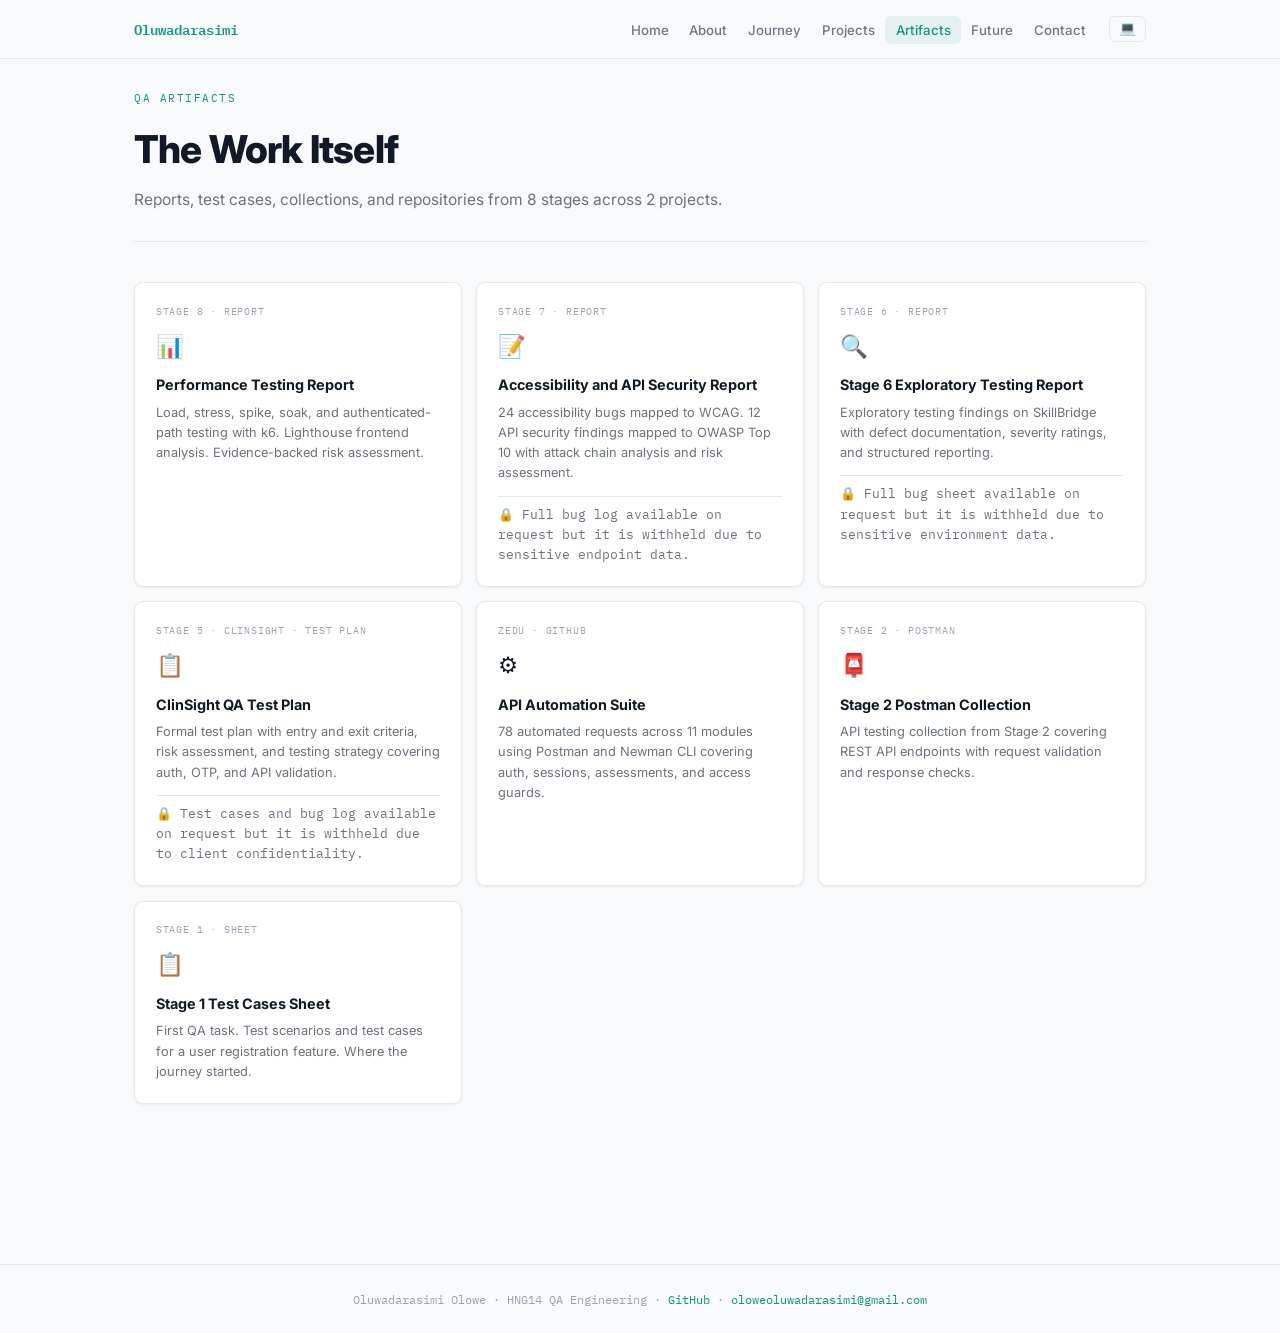
<file: artifacts.html>
<!DOCTYPE html>
<html lang="en">
<head>
  <meta charset="UTF-8"/>
  <meta name="viewport" content="width=device-width, initial-scale=1.0"/>
  <title>Artifacts | Oluwadarasimi Olowe</title>
  <link rel="stylesheet" href="style.css"/>
  <script src="theme.js"></script>
</head>
<body>
<nav>
  <div class="nav-inner">
    <a href="index.html" class="logo">Oluwadarasimi</a>
    <div class="nav-right">
      <ul id="nav-menu">
        <li><a href="index.html">Home</a></li>
        <li><a href="about.html">About</a></li>
        <li><a href="journey.html">Journey</a></li>
        <li><a href="projects.html">Projects</a></li>
        <li><a href="artifacts.html" class="active">Artifacts</a></li>
        <li><a href="plan.html">Future</a></li>
        <li><a href="contact.html">Contact</a></li>
      </ul>
      <button class="theme-btn" id="theme-btn">💻</button>
      <button class="hamburger" id="hamburger" aria-label="Menu">☰</button>
    </div>
  </div>
</nav>

<main>
  <div class="page-header">
    <div class="section-label">QA Artifacts</div>
    <h1>The Work Itself</h1>
    <p>Reports, test cases, collections, and repositories from 8 stages 
    across 2 projects.</p>
  </div>

  <div class="art-grid">

    <a href="https://docs.google.com/document/d/1io4SWKnimzzb8ksyCCt2TqP3geyeYORCIeDTgUigOXQ/preview"
       target="_blank" class="art-card">
      <div class="art-type">Stage 8 · Report</div>
      <span class="art-icon">📊</span>
      <h3>Performance Testing Report</h3>
      <p>Load, stress, spike, soak, and authenticated-path testing with k6. 
      Lighthouse frontend analysis. Evidence-backed risk assessment.</p>
    </a>

    <a href="https://docs.google.com/document/d/1OeHPNM2U9rUdD5ZcFfjunZjujaM2dx9qcgNYHkvkcjQ/preview"
       target="_blank" class="art-card">
      <div class="art-type">Stage 7 · Report</div>
      <span class="art-icon">📝</span>
      <h3>Accessibility and API Security Report</h3>
      <p>24 accessibility bugs mapped to WCAG. 12 API security findings 
      mapped to OWASP Top 10 with attack chain analysis and risk assessment.</p>
      <p class="art-confidential">🔒 Full bug log available on request but it is withheld due to sensitive endpoint data.</p>
    </a>

    <a href="https://docs.google.com/document/d/1KiANqb_iKfOIFsG1sXWy8niTSU9v3lL5lKfbETI25jU/preview"
       target="_blank" class="art-card">
      <div class="art-type">Stage 6 · Report</div>
      <span class="art-icon">🔍</span>
      <h3>Stage 6 Exploratory Testing Report</h3>
      <p>Exploratory testing findings on SkillBridge with defect 
      documentation, severity ratings, and structured reporting.</p>
      <p class="art-confidential">🔒 Full bug sheet available on request but it is withheld due to sensitive environment data.</p>
    </a>

    <a href="https://docs.google.com/document/d/1rFdrQkB3uvesYDBnWasq8bk9CwMcw1Jt-Q470k24yE4/preview"
       target="_blank" class="art-card">
      <div class="art-type">Stage 5 · ClinSight · Test Plan</div>
      <span class="art-icon">📋</span>
      <h3>ClinSight QA Test Plan</h3>
      <p>Formal test plan with entry and exit criteria, risk assessment, 
      and testing strategy covering auth, OTP, and API validation.</p>
      <p class="art-confidential">🔒 Test cases and bug log available on request but it is withheld due to client confidentiality.</p>
    </a>

    <a href="https://github.com/LovableLynx/zedu-api-automation"
       target="_blank" class="art-card">
      <div class="art-type">Zedu · GitHub</div>
      <span class="art-icon">⚙️</span>
      <h3>API Automation Suite</h3>
      <p>78 automated requests across 11 modules using Postman and 
      Newman CLI covering auth, sessions, assessments, and access guards.</p>
    </a>

    <a href="https://www.postman.com/oloweoluwadarasimi-3334857/workspace/hng-qa/collection/50483564-b903d4b7-f862-47a2-a1fc-d46055b91d4e?action=share&source=copy-link&creator=50483564"
       target="_blank" class="art-card">
      <div class="art-type">Stage 2 · Postman</div>
      <span class="art-icon">📮</span>
      <h3>Stage 2 Postman Collection</h3>
      <p>API testing collection from Stage 2 covering REST API 
      endpoints with request validation and response checks.</p>
    </a>

    <a href="https://docs.google.com/spreadsheets/d/1n9mH6Up3RGoz2QU3v0BwH5zot_DXHl6uYx9dQ4QcdDc/preview"
       target="_blank" class="art-card">
      <div class="art-type">Stage 1 · Sheet</div>
      <span class="art-icon">📋</span>
      <h3>Stage 1 Test Cases Sheet</h3>
      <p>First QA task. Test scenarios and test cases for a user 
      registration feature. Where the journey started.</p>
    </a>

  </div>
</main>

<footer>
  <p>Oluwadarasimi Olowe &middot; HNG14 QA Engineering &middot;
  <a href="https://github.com/LovableLynx" target="_blank">GitHub</a> &middot;
  <a href="mailto:oloweoluwadarasimi@gmail.com">oloweoluwadarasimi@gmail.com</a></p>
</footer>
<script>
  const hamburger = document.getElementById("hamburger");
  const menu = document.getElementById("nav-menu");
  hamburger.addEventListener("click", function() {
    menu.classList.toggle("open");
  });
</script>
</body>
</html>
</file>
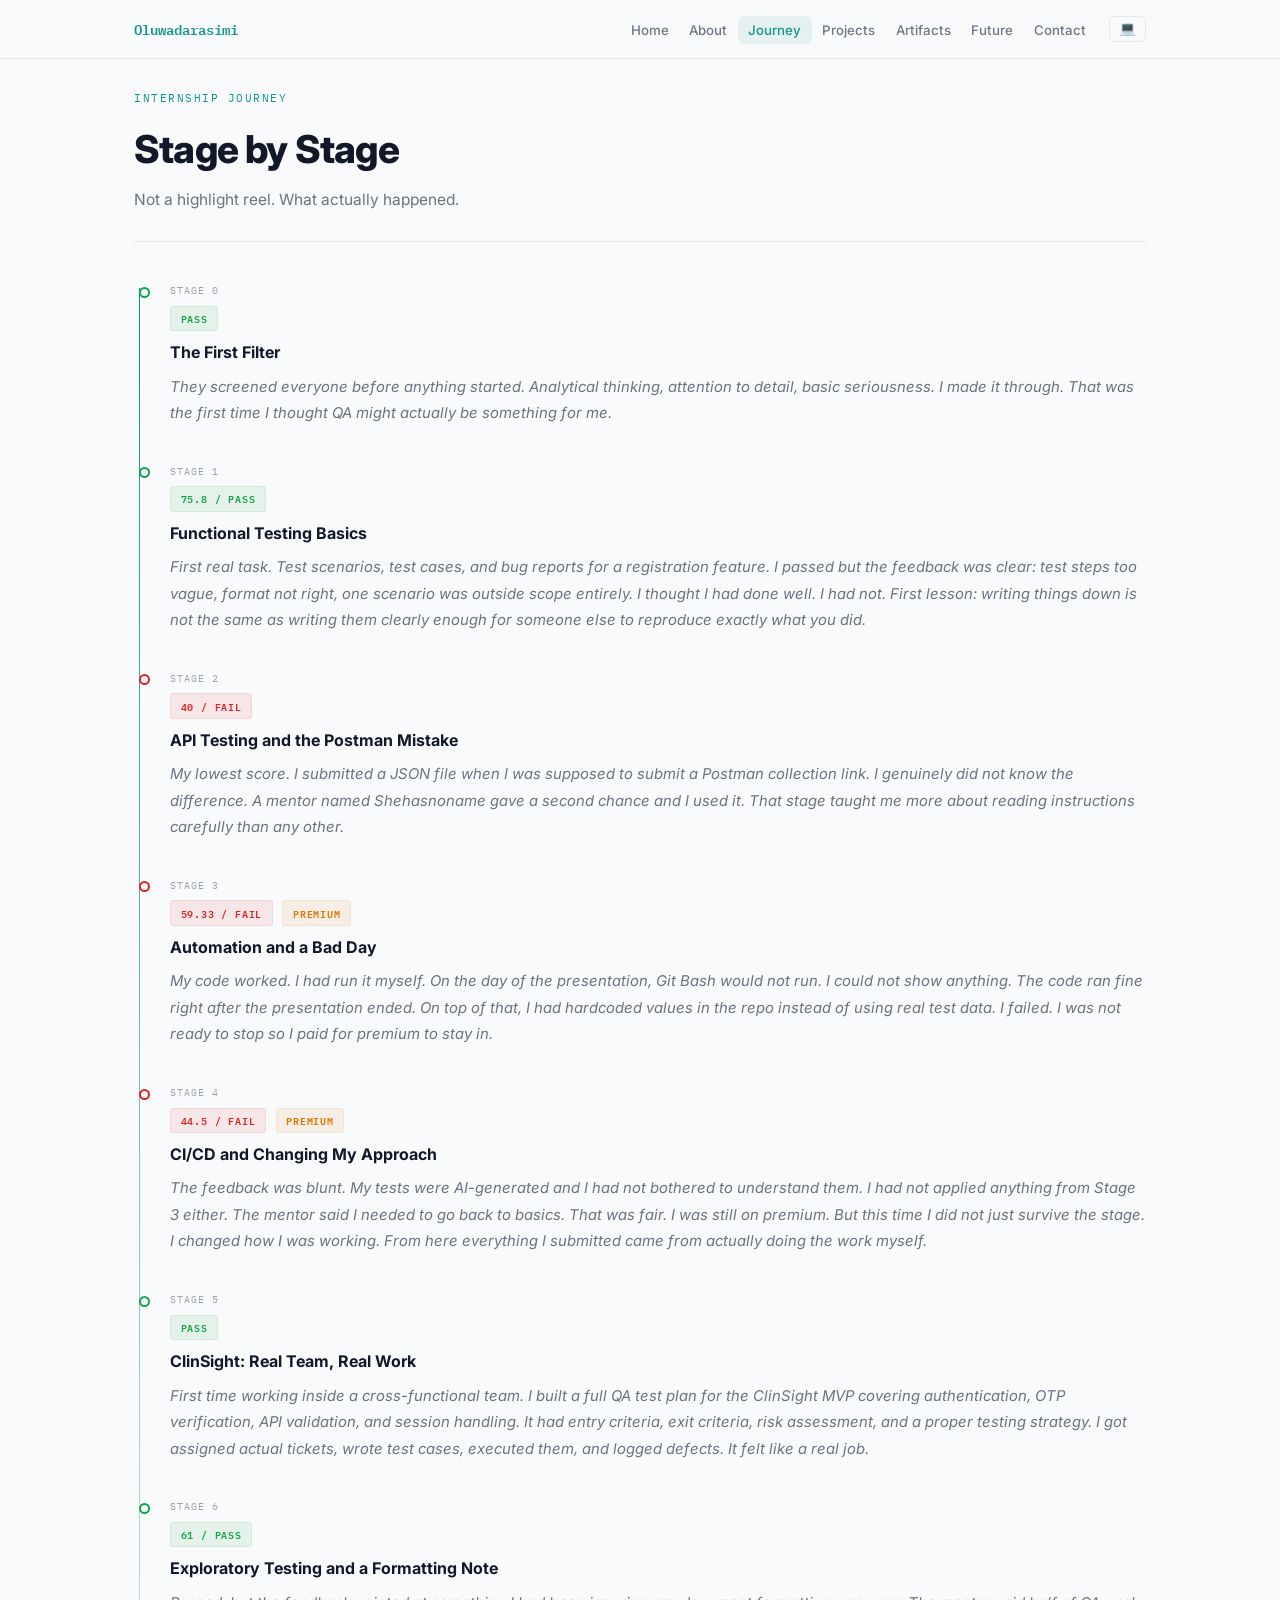
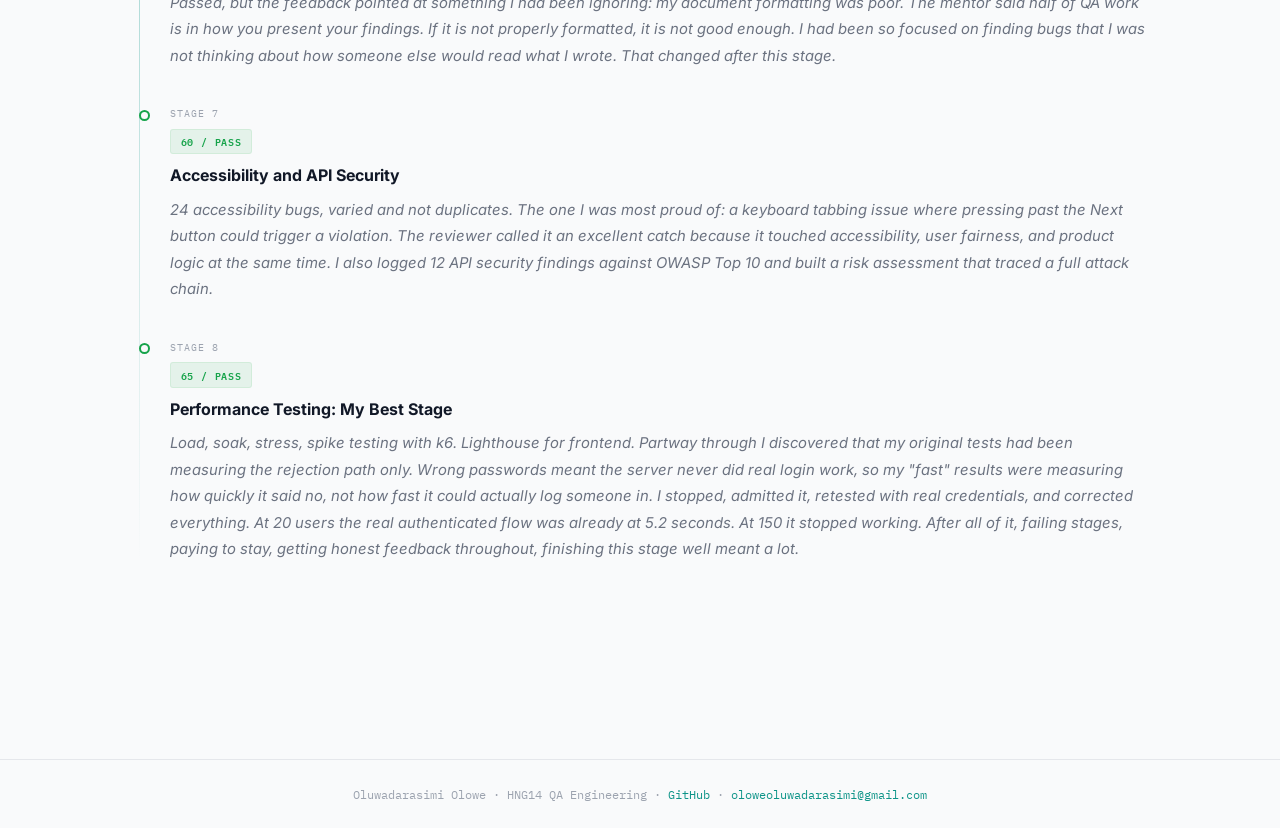
<file: journey.html>
<!DOCTYPE html>
<html lang="en">
<head>
  <meta charset="UTF-8"/>
  <meta name="viewport" content="width=device-width, initial-scale=1.0"/>
  <title>Journey | Oluwadarasimi Olowe</title>
  <link rel="stylesheet" href="style.css"/>
  <script src="theme.js"></script>
</head>
<body>
<nav>
  <div class="nav-inner">
    <a href="index.html" class="logo">Oluwadarasimi</a>
    <div class="nav-right">
      <ul id="nav-menu">
        <li><a href="index.html">Home</a></li>
        <li><a href="about.html">About</a></li>
        <li><a href="journey.html" class="active">Journey</a></li>
        <li><a href="projects.html">Projects</a></li>
        <li><a href="artifacts.html">Artifacts</a></li>
        <li><a href="plan.html">Future</a></li>
        <li><a href="contact.html">Contact</a></li>
      </ul>
      <button class="theme-btn" id="theme-btn">💻</button>
      <button class="hamburger" id="hamburger" aria-label="Menu">☰</button>
    </div>
  </div>
</nav>

<main>
  <div class="page-header">
    <div class="section-label">Internship Journey</div>
    <h1>Stage by Stage</h1>
    <p>Not a highlight reel. What actually happened.</p>
  </div>

  <div class="timeline">

    <div class="tl-item">
      <div class="tl-dot pass"></div>
      <div class="tl-stage">Stage 0</div>
      <span class="verdict v-pass">Pass</span>
      <h3>The First Filter</h3>
      <p><em>They screened everyone before anything started. Analytical 
      thinking, attention to detail, basic seriousness. I made it 
      through. That was the first time I thought QA might actually 
      be something for me.</em></p>
    </div>

    <div class="tl-item">
      <div class="tl-dot pass"></div>
      <div class="tl-stage">Stage 1</div>
      <span class="verdict v-pass">75.8 / Pass</span>
      <h3>Functional Testing Basics</h3>
      <p><em>First real task. Test scenarios, test cases, and bug reports 
      for a registration feature. I passed but the feedback was clear: 
      test steps too vague, format not right, one scenario was outside 
      scope entirely. I thought I had done well. I had not. First lesson: 
      writing things down is not the same as writing them clearly enough 
      for someone else to reproduce exactly what you did.</em></p>
    </div>

    <div class="tl-item">
      <div class="tl-dot fail"></div>
      <div class="tl-stage">Stage 2</div>
      <span class="verdict v-fail">40 / Fail</span>
      <h3>API Testing and the Postman Mistake</h3>
      <p><em>My lowest score. I submitted a JSON file when I was supposed 
      to submit a Postman collection link. I genuinely did not know 
      the difference. A mentor named Shehasnoname gave a second chance 
      and I used it. That stage taught me more about reading instructions 
      carefully than any other.</em></p>
    </div>

    <div class="tl-item">
      <div class="tl-dot fail"></div>
      <div class="tl-stage">Stage 3</div>
      <span class="verdict v-fail">59.33 / Fail</span>
      <span class="verdict v-warn">Premium</span>
      <h3>Automation and a Bad Day</h3>
      <p><em>My code worked. I had run it myself. On the day of the 
      presentation, Git Bash would not run. I could not show anything. 
      The code ran fine right after the presentation ended. On top of 
      that, I had hardcoded values in the repo instead of using real 
      test data. I failed. I was not ready to stop so I paid for 
      premium to stay in.</em></p>
    </div>

    <div class="tl-item">
      <div class="tl-dot fail"></div>
      <div class="tl-stage">Stage 4</div>
      <span class="verdict v-fail">44.5 / Fail</span>
      <span class="verdict v-warn">Premium</span>
      <h3>CI/CD and Changing My Approach</h3>
      <p><em>The feedback was blunt. My tests were AI-generated and I had 
      not bothered to understand them. I had not applied anything from 
      Stage 3 either. The mentor said I needed to go back to basics. 
      That was fair. I was still on premium. But this time I did not 
      just survive the stage. I changed how I was working. From here 
      everything I submitted came from actually doing the work myself.</em></p>
    </div>

    <div class="tl-item">
      <div class="tl-dot pass"></div>
      <div class="tl-stage">Stage 5</div>
      <span class="verdict v-pass">Pass</span>
      <h3>ClinSight: Real Team, Real Work</h3>
      <p><em>First time working inside a cross-functional team. I built a 
      full QA test plan for the ClinSight MVP covering authentication, 
      OTP verification, API validation, and session handling. It had 
      entry criteria, exit criteria, risk assessment, and a proper 
      testing strategy. I got assigned actual tickets, wrote test cases, 
      executed them, and logged defects. It felt like a real job.</em></p>
    </div>

    <div class="tl-item">
      <div class="tl-dot pass"></div>
      <div class="tl-stage">Stage 6</div>
      <span class="verdict v-pass">61 / Pass</span>
      <h3>Exploratory Testing and a Formatting Note</h3>
      <p><em>Passed, but the feedback pointed at something I had been 
      ignoring: my document formatting was poor. The mentor said half 
      of QA work is in how you present your findings. If it is not 
      properly formatted, it is not good enough. I had been so focused 
      on finding bugs that I was not thinking about how someone else 
      would read what I wrote. That changed after this stage.</em></p>
    </div>

    <div class="tl-item">
      <div class="tl-dot pass"></div>
      <div class="tl-stage">Stage 7</div>
      <span class="verdict v-pass">60 / Pass</span>
      <h3>Accessibility and API Security</h3>
      <p><em>24 accessibility bugs, varied and not duplicates. The one I 
      was most proud of: a keyboard tabbing issue where pressing past 
      the Next button could trigger a violation. The reviewer called it 
      an excellent catch because it touched accessibility, user fairness, 
      and product logic at the same time. I also logged 12 API security 
      findings against OWASP Top 10 and built a risk assessment that 
      traced a full attack chain.</em></p>
    </div>

    <div class="tl-item">
      <div class="tl-dot pass"></div>
      <div class="tl-stage">Stage 8</div>
      <span class="verdict v-pass">65 / Pass</span>
      <h3>Performance Testing: My Best Stage</h3>
      <p><em>Load, soak, stress, spike testing with k6. Lighthouse for 
      frontend. Partway through I discovered that my original tests 
      had been measuring the rejection path only. Wrong passwords 
      meant the server never did real login work, so my "fast" results 
      were measuring how quickly it said no, not how fast it could 
      actually log someone in. I stopped, admitted it, retested with 
      real credentials, and corrected everything. At 20 users the real 
      authenticated flow was already at 5.2 seconds. At 150 it stopped 
      working. After all of it, failing stages, paying to stay, getting 
      honest feedback throughout, finishing this stage well meant a lot.</em></p>
    </div>

  </div>
</main>

<footer>
  <p>Oluwadarasimi Olowe &middot; HNG14 QA Engineering &middot;
  <a href="https://github.com/LovableLynx" target="_blank">GitHub</a> &middot;
  <a href="mailto:oloweoluwadarasimi@gmail.com">oloweoluwadarasimi@gmail.com</a></p>
</footer>
<script>
  const hamburger = document.getElementById("hamburger");
  const menu = document.getElementById("nav-menu");
  hamburger.addEventListener("click", function() {
    menu.classList.toggle("open");
  });
</script>
</body>
</html>
</file>
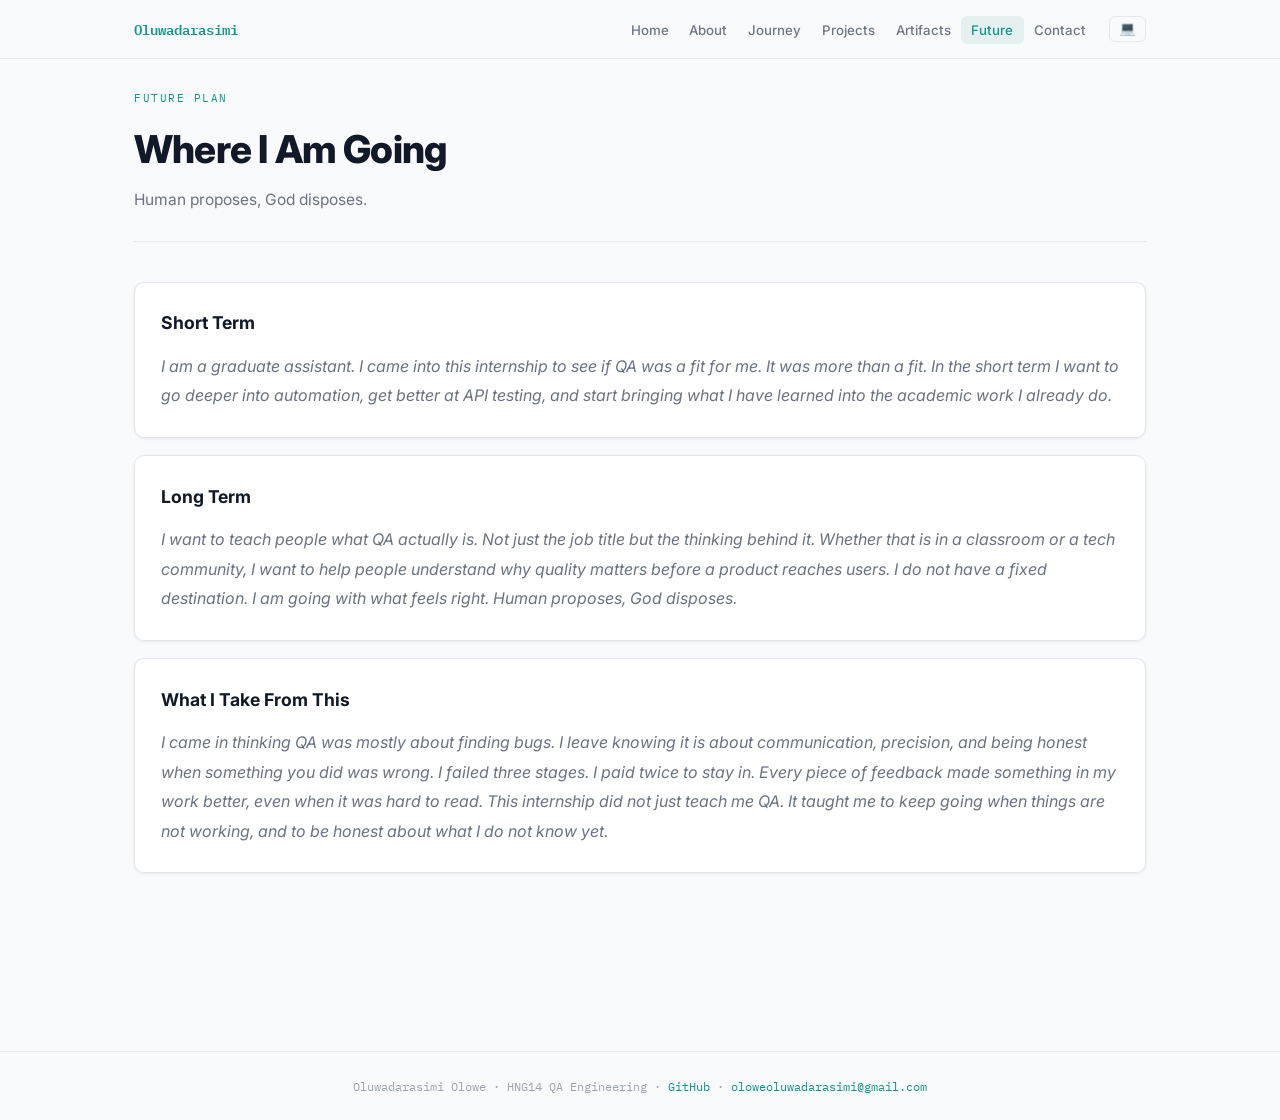
<file: plan.html>
<!DOCTYPE html>
<html lang="en">
<head>
  <meta charset="UTF-8"/>
  <meta name="viewport" content="width=device-width, initial-scale=1.0"/>
  <title>Future Plan | Oluwadarasimi</title>
  <link rel="stylesheet" href="style.css"/>
  <script src="theme.js"></script>
</head>
<body>
<nav>
  <div class="nav-inner">
    <a href="index.html" class="logo">Oluwadarasimi</a>
    <div class="nav-right">
      <ul id="nav-menu">
        <li><a href="index.html">Home</a></li>
        <li><a href="about.html">About</a></li>
        <li><a href="journey.html">Journey</a></li>
        <li><a href="projects.html">Projects</a></li>
        <li><a href="artifacts.html">Artifacts</a></li>
        <li><a href="plan.html" class="active">Future</a></li>
        <li><a href="contact.html">Contact</a></li>
      </ul>
      <button class="theme-btn" id="theme-btn">💻</button>
      <button class="hamburger" id="hamburger" aria-label="Menu">☰</button>
    </div>
  </div>
</nav>

<main>
  <div class="page-header">
    <div class="section-label">Future Plan</div>
    <h1>Where I Am Going</h1>
    <p>Human proposes, God disposes.</p>
  </div>

  <div class="card">
    <h2 style="font-size:1.1rem; font-weight:700; margin-bottom:0.9rem;">
      Short Term
    </h2>
    <p style="color:var(--text-muted); line-height:1.85;">
      <em>I am a graduate assistant. I came into this internship to see if 
      QA was a fit for me. It was more than a fit. In the short term 
      I want to go deeper into automation, get better at API testing, 
      and start bringing what I have learned into the academic work I 
      already do.</em>
    </p>
  </div>

  <div class="card">
    <h2 style="font-size:1.1rem; font-weight:700; margin-bottom:0.9rem;">
      Long Term
    </h2>
    <p style="color:var(--text-muted); line-height:1.85;">
      <em>I want to teach people what QA actually is. Not just the job 
      title but the thinking behind it. Whether that is in a classroom 
      or a tech community, I want to help people understand why quality 
      matters before a product reaches users. I do not have a fixed 
      destination. I am going with what feels right. Human proposes, 
      God disposes.</em>
    </p>
  </div>

  <div class="card">
    <h2 style="font-size:1.1rem; font-weight:700; margin-bottom:0.9rem;">
      What I Take From This
    </h2>
    <p style="color:var(--text-muted); line-height:1.85;">
      <em>I came in thinking QA was mostly about finding bugs. I leave 
      knowing it is about communication, precision, and being honest 
      when something you did was wrong. I failed three stages. I paid 
      twice to stay in. Every piece of feedback made something in my 
      work better, even when it was hard to read. This internship did 
      not just teach me QA. It taught me to keep going when things 
      are not working, and to be honest about what I do not know yet.</em>
    </p>
  </div>

</main>

<footer>
  <p>Oluwadarasimi Olowe &middot; HNG14 QA Engineering &middot;
  <a href="https://github.com/LovableLynx" target="_blank">GitHub</a> &middot;
  <a href="mailto:oloweoluwadarasimi@gmail.com">oloweoluwadarasimi@gmail.com</a></p>
</footer>
<script>
  const hamburger = document.getElementById("hamburger");
  const menu = document.getElementById("nav-menu");
  hamburger.addEventListener("click", function() {
    menu.classList.toggle("open");
  });
</script>
</body>
</html>
</file>
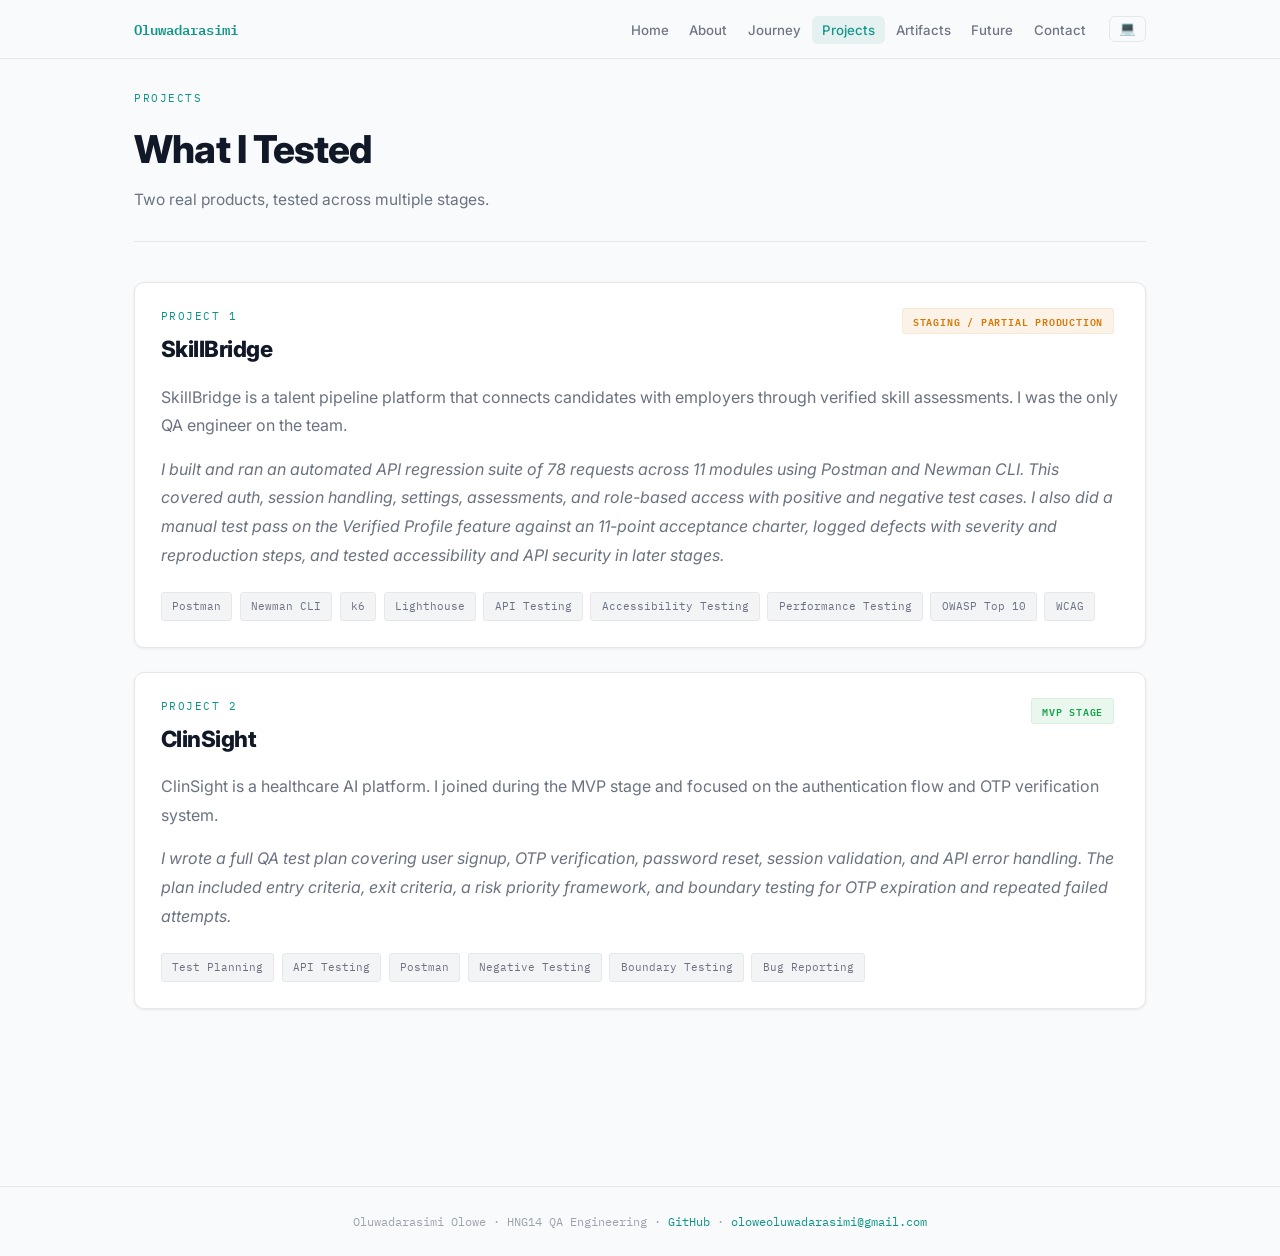
<file: projects.html>
<!DOCTYPE html>
<html lang="en">
<head>
  <meta charset="UTF-8"/>
  <meta name="viewport" content="width=device-width, initial-scale=1.0"/>
  <title>Projects | Oluwadarasimi</title>
  <link rel="stylesheet" href="style.css"/>
  <script src="theme.js"></script>
</head>
<body>
<nav>
  <div class="nav-inner">
    <a href="index.html" class="logo">Oluwadarasimi</a>
    <div class="nav-right">
      <ul id="nav-menu">
        <li><a href="index.html">Home</a></li>
        <li><a href="about.html">About</a></li>
        <li><a href="journey.html">Journey</a></li>
        <li><a href="projects.html" class="active">Projects</a></li>
        <li><a href="artifacts.html">Artifacts</a></li>
        <li><a href="plan.html">Future</a></li>
        <li><a href="contact.html">Contact</a></li>
      </ul>
      <button class="theme-btn" id="theme-btn">💻</button>
      <button class="hamburger" id="hamburger" aria-label="Menu">☰</button>
    </div>
  </div>
</nav>

<main>
  <div class="page-header">
    <div class="section-label">Projects</div>
    <h1>What I Tested</h1>
    <p>Two real products, tested across multiple stages.</p>
  </div>

  <div class="card" style="margin-bottom:1.5rem;">
    <div style="display:flex; justify-content:space-between;
         align-items:flex-start; flex-wrap:wrap; gap:0.75rem;
         margin-bottom:0.9rem;">
      <div>
        <div class="section-label" style="margin-bottom:0.3rem;">Project 1</div>
        <h2 style="font-size:1.4rem; font-weight:800; letter-spacing:-0.5px;">
          SkillBridge
        </h2>
      </div>
      <span class="verdict v-warn">Staging / Partial Production</span>
    </div>
    <p style="color:var(--text-muted); margin-bottom:0.9rem; line-height:1.8;">
      SkillBridge is a talent pipeline platform that connects candidates 
      with employers through verified skill assessments. I was the only QA 
      engineer on the team.
    </p>
    <p style="color:var(--text-muted); margin-bottom:1.4rem; line-height:1.8;">
      <em>I built and ran an automated API regression suite of 78 requests across 
      11 modules using Postman and Newman CLI. This covered auth, session 
      handling, settings, assessments, and role-based access with positive and 
      negative test cases. I also did a manual test pass on the Verified Profile 
      feature against an 11-point acceptance charter, logged defects with 
      severity and reproduction steps, and tested accessibility and API security 
      in later stages.</em>
    </p>
    <div class="skill-list">
      <span class="skill">Postman</span>
      <span class="skill">Newman CLI</span>
      <span class="skill">k6</span>
      <span class="skill">Lighthouse</span>
      <span class="skill">API Testing</span>
      <span class="skill">Accessibility Testing</span>
      <span class="skill">Performance Testing</span>
      <span class="skill">OWASP Top 10</span>
      <span class="skill">WCAG</span>
    </div>
  </div>

  <div class="card">
    <div style="display:flex; justify-content:space-between;
         align-items:flex-start; flex-wrap:wrap; gap:0.75rem;
         margin-bottom:0.9rem;">
      <div>
        <div class="section-label" style="margin-bottom:0.3rem;">Project 2</div>
        <h2 style="font-size:1.4rem; font-weight:800; letter-spacing:-0.5px;">
          ClinSight
        </h2>
      </div>
      <span class="verdict v-pass">MVP Stage</span>
    </div>
    <p style="color:var(--text-muted); margin-bottom:0.9rem; line-height:1.8;">
      ClinSight is a healthcare AI platform. I joined during the MVP stage 
      and focused on the authentication flow and OTP verification system.
    </p>
    <p style="color:var(--text-muted); margin-bottom:1.4rem; line-height:1.8;">
      <em>I wrote a full QA test plan covering user signup, OTP verification, 
      password reset, session validation, and API error handling. The plan 
      included entry criteria, exit criteria, a risk priority framework, and 
      boundary testing for OTP expiration and repeated failed attempts.</em>
    </p>
    <div class="skill-list">
      <span class="skill">Test Planning</span>
      <span class="skill">API Testing</span>
      <span class="skill">Postman</span>
      <span class="skill">Negative Testing</span>
      <span class="skill">Boundary Testing</span>
      <span class="skill">Bug Reporting</span>
    </div>
  </div>

</main>

<footer>
  <p>Oluwadarasimi Olowe &middot; HNG14 QA Engineering &middot;
  <a href="https://github.com/LovableLynx" target="_blank">GitHub</a> &middot;
  <a href="mailto:oloweoluwadarasimi@gmail.com">oloweoluwadarasimi@gmail.com</a></p>
</footer>
<script>
  const hamburger = document.getElementById("hamburger");
  const menu = document.getElementById("nav-menu");
  hamburger.addEventListener("click", function() {
    menu.classList.toggle("open");
  });
</script>
</body>
</html>
</file>
<file: style.css>
@import url('https://fonts.googleapis.com/css2?family=IBM+Plex+Mono:wght@400;600&family=Inter:wght@400;500;600;700;800&display=swap');

*, *::before, *::after { margin: 0; padding: 0; box-sizing: border-box; }

/* Light theme */
:root {
  --bg:         #f9fafb;
  --surface:    #ffffff;
  --surface2:   #f3f4f6;
  --border:     #e5e7eb;
  --border2:    #d1d5db;
  --accent:     #0d9488;
  --accent-dim: rgba(13,148,136,0.09);
  --pass:       #16a34a;
  --pass-dim:   rgba(22,163,74,0.09);
  --fail:       #dc2626;
  --fail-dim:   rgba(220,38,38,0.09);
  --warn:       #d97706;
  --warn-dim:   rgba(217,119,6,0.09);
  --text:       #111827;
  --text-muted: #6b7280;
  --text-dim:   #9ca3af;
  --font:       'Inter', system-ui, sans-serif;
  --mono:       'IBM Plex Mono', monospace;
  --shadow:     0 1px 3px rgba(0,0,0,0.07);
  --shadow-md:  0 4px 8px rgba(0,0,0,0.08);
}

/* Dark theme */
[data-theme="dark"] {
  --bg:         #0a0f14;
  --surface:    #111820;
  --surface2:   #161e28;
  --border:     #1f2d3d;
  --border2:    #2a3d52;
  --accent:     #2dd4bf;
  --accent-dim: rgba(45,212,191,0.10);
  --pass:       #34d399;
  --pass-dim:   rgba(52,211,153,0.10);
  --fail:       #f87171;
  --fail-dim:   rgba(248,113,113,0.10);
  --warn:       #fbbf24;
  --warn-dim:   rgba(251,191,36,0.10);
  --text:       #e2e8f0;
  --text-muted: #94a3b8;
  --text-dim:   #475569;
  --shadow:     0 1px 3px rgba(0,0,0,0.4);
  --shadow-md:  0 4px 8px rgba(0,0,0,0.5);
}

@media (prefers-color-scheme: dark) {
  :root:not([data-theme="light"]) {
    --bg:         #0a0f14;
    --surface:    #111820;
    --surface2:   #161e28;
    --border:     #1f2d3d;
    --border2:    #2a3d52;
    --accent:     #2dd4bf;
    --accent-dim: rgba(45,212,191,0.10);
    --pass:       #34d399;
    --pass-dim:   rgba(52,211,153,0.10);
    --fail:       #f87171;
    --fail-dim:   rgba(248,113,113,0.10);
    --warn:       #fbbf24;
    --warn-dim:   rgba(251,191,36,0.10);
    --text:       #e2e8f0;
    --text-muted: #94a3b8;
    --text-dim:   #475569;
    --shadow:     0 1px 3px rgba(0,0,0,0.4);
    --shadow-md:  0 4px 8px rgba(0,0,0,0.5);
  }
}

html { scroll-behavior: smooth; }

body {
  background: var(--bg);
  color: var(--text);
  font-family: var(--font);
  line-height: 1.65;
  min-height: 100vh;
  transition: background 0.2s, color 0.2s;
}

/* NAV */
nav {
  position: fixed;
  top: 0;
  width: 100%;
  background: var(--bg);
  border-bottom: 1px solid var(--border);
  z-index: 200;
  opacity: 0.97;
  backdrop-filter: blur(8px);
}

.nav-inner {
  max-width: 1060px;
  margin: 0 auto;
  display: flex;
  justify-content: space-between;
  align-items: center;
  height: 58px;
  padding: 0 1.5rem;
}

.logo {
  font-family: var(--mono);
  font-size: 0.9rem;
  font-weight: 600;
  color: var(--accent);
  text-decoration: none;
}

.logo span { color: var(--text-muted); }

.nav-right {
  display: flex;
  align-items: center;
  gap: 0.2rem;
}

nav ul {
  list-style: none;
  display: flex;
  gap: 0;
}

nav ul a {
  color: var(--text-muted);
  text-decoration: none;
  font-size: 0.83rem;
  font-weight: 500;
  padding: 0.38rem 0.65rem;
  border-radius: 6px;
  transition: all 0.15s;
}

nav ul a:hover { color: var(--text); background: var(--surface2); }
nav ul a.active { color: var(--accent); background: var(--accent-dim); }

.theme-btn {
  background: none;
  border: 1px solid var(--border);
  border-radius: 6px;
  padding: 0.35rem 0.55rem;
  cursor: pointer;
  font-size: 0.85rem;
  color: var(--text-muted);
  margin-left: 0.6rem;
  transition: all 0.15s;
  line-height: 1;
}

.theme-btn:hover { border-color: var(--accent); color: var(--accent); }

/* MAIN */
main {
  max-width: 1060px;
  margin: 0 auto;
  padding: 90px 1.5rem 5rem;
}

/* HERO */
.hero {
  min-height: 80vh;
  display: flex;
  flex-direction: column;
  justify-content: center;
  padding: 1.5rem 0;
}

.hero-label {
  font-family: var(--mono);
  font-size: 0.72rem;
  color: var(--accent);
  letter-spacing: 1.5px;
  text-transform: uppercase;
  margin-bottom: 1.25rem;
}

.hero h1 {
  font-size: clamp(2.4rem, 6vw, 4.4rem);
  font-weight: 800;
  line-height: 1.08;
  letter-spacing: -1.5px;
  margin-bottom: 1.1rem;
}

.hero h1 .hi { color: var(--text-muted); font-weight: 500; }
.hero h1 .name { color: var(--accent); }

.hero-bio {
  font-size: 1rem;
  color: var(--text-muted);
  max-width: 480px;
  margin-bottom: 2rem;
  line-height: 1.8;
}

.hero-counts {
  display: flex;
  gap: 2rem;
  margin-bottom: 2rem;
  flex-wrap: wrap;
}

.count-item { display: flex; flex-direction: column; gap: 0.15rem; }

.count-num {
  font-family: var(--mono);
  font-size: 1.4rem;
  font-weight: 600;
  color: var(--text);
}

.count-label {
  font-size: 0.7rem;
  color: var(--text-dim);
  text-transform: uppercase;
  letter-spacing: 0.8px;
}

.btn-row { display: flex; gap: 0.75rem; flex-wrap: wrap; }

.btn {
  padding: 0.65rem 1.4rem;
  border-radius: 7px;
  font-weight: 600;
  font-size: 0.875rem;
  text-decoration: none;
  transition: all 0.18s;
  display: inline-block;
  border: 1px solid transparent;
}

.btn-solid {
  background: var(--accent);
  color: #fff;
  border-color: var(--accent);
}

.btn-solid:hover { opacity: 0.85; }

.btn-outline {
  background: transparent;
  color: var(--text);
  border-color: var(--border2);
}

.btn-outline:hover { border-color: var(--accent); color: var(--accent); }

/* PAGE HEADER */
.page-header {
  margin-bottom: 2.5rem;
  padding-bottom: 1.75rem;
  border-bottom: 1px solid var(--border);
}

.section-label {
  font-family: var(--mono);
  font-size: 0.68rem;
  color: var(--accent);
  letter-spacing: 1.5px;
  text-transform: uppercase;
  margin-bottom: 0.6rem;
}

.page-header h1 {
  font-size: clamp(1.7rem, 3.5vw, 2.4rem);
  font-weight: 800;
  letter-spacing: -0.8px;
  margin-bottom: 0.4rem;
}

.page-header p {
  color: var(--text-muted);
  font-size: 0.97rem;
}

/* CARDS */
.card {
  background: var(--surface);
  border: 1px solid var(--border);
  border-radius: 10px;
  padding: 1.6rem;
  margin-bottom: 1.1rem;
  box-shadow: var(--shadow);
}

/* PROFILE PHOTO - centered */
.profile-block {
  display: flex;
  flex-direction: column;
  align-items: center;
  text-align: center;
  margin-bottom: 1.75rem;
  padding-bottom: 1.5rem;
  border-bottom: 1px solid var(--border);
}

.profile-photo {
  width: 180px;
  height: 180px;
  border-radius: 50%;
  border: 3px solid var(--accent);
  overflow: hidden;
  margin-bottom: 1rem;
  background: var(--surface2);
  display: flex;
  align-items: center;
  justify-content: center;
  font-size: 2.8rem;
}

.profile-photo img {
  width: 100%;
  height: 100%;
  object-fit: cover;
}

.profile-name {
  font-size: 1.2rem;
  font-weight: 700;
  margin-bottom: 0.25rem;
}

.profile-title {
  font-size: 0.85rem;
  color: var(--text-muted);
  margin-bottom: 0.75rem;
}

.profile-links {
  display: flex;
  gap: 0.75rem;
  flex-wrap: wrap;
  justify-content: center;
}

.profile-links a {
  font-family: var(--mono);
  font-size: 0.75rem;
  color: var(--accent);
  text-decoration: none;
  border: 1px solid var(--accent-dim);
  padding: 0.25rem 0.7rem;
  border-radius: 4px;
  transition: all 0.15s;
}

.profile-links a:hover {
  background: var(--accent-dim);
}

.art-confidential {
  font-family: var(--mono);
  font-size: 0.68rem;
  color: var(--text-dim);
  margin-top: 0.75rem;
  padding-top: 0.5rem;
  border-top: 1px solid var(--border);
  line-height: 1.5;
}
.verdict {
  display: inline-flex;
  align-items: center;
  gap: 0.3rem;
  font-family: var(--mono);
  font-size: 0.65rem;
  font-weight: 600;
  letter-spacing: 0.8px;
  text-transform: uppercase;
  padding: 0.2rem 0.6rem;
  border-radius: 3px;
  margin-right: 0.35rem;
  margin-bottom: 0.5rem;
}

.v-pass { background: var(--pass-dim); color: var(--pass); border: 1px solid var(--pass-dim); }
.v-fail { background: var(--fail-dim); color: var(--fail); border: 1px solid var(--fail-dim); }
.v-warn { background: var(--warn-dim); color: var(--warn); border: 1px solid var(--warn-dim); }

/* TIMELINE */
.timeline {
  position: relative;
  padding-left: 2.25rem;
}

.timeline::before {
  content: '';
  position: absolute;
  left: 5px;
  top: 6px;
  bottom: 0;
  width: 1px;
  background: linear-gradient(to bottom, var(--accent), transparent);
}

.tl-item {
  position: relative;
  margin-bottom: 2.25rem;
}

.tl-dot {
  position: absolute;
  left: -1.95rem;
  top: 0.3rem;
  width: 11px;
  height: 11px;
  border-radius: 50%;
  background: var(--bg);
  border: 2px solid var(--border2);
}

.tl-dot.pass { border-color: var(--pass); }
.tl-dot.fail { border-color: var(--fail); }

.tl-stage {
  font-family: var(--mono);
  font-size: 0.65rem;
  color: var(--text-dim);
  text-transform: uppercase;
  letter-spacing: 1px;
  margin-bottom: 0.3rem;
}

.tl-item h3 {
  font-size: 1rem;
  font-weight: 700;
  margin-bottom: 0.5rem;
}

.tl-item p {
  color: var(--text-muted);
  font-size: 0.93rem;
  line-height: 1.78;
}

/* ARTIFACTS */
.art-grid {
  display: grid;
  grid-template-columns: repeat(auto-fill, minmax(280px, 1fr));
  gap: 0.9rem;
}

.art-card {
  background: var(--surface);
  border: 1px solid var(--border);
  border-radius: 9px;
  padding: 1.3rem;
  text-decoration: none;
  color: var(--text);
  display: block;
  box-shadow: var(--shadow);
  transition: all 0.18s;
}

.art-card:hover {
  border-color: var(--accent);
  transform: translateY(-2px);
  box-shadow: var(--shadow-md);
}

.art-type {
  font-family: var(--mono);
  font-size: 0.6rem;
  color: var(--text-dim);
  text-transform: uppercase;
  letter-spacing: 0.8px;
  margin-bottom: 0.5rem;
}

.art-icon { font-size: 1.4rem; margin-bottom: 0.55rem; display: block; }

.art-card h3 {
  font-size: 0.9rem;
  font-weight: 700;
  margin-bottom: 0.35rem;
}

.art-card p {
  font-size: 0.8rem;
  color: var(--text-muted);
  line-height: 1.58;
}

/* SKILLS */
.skill-list {
  display: flex;
  flex-wrap: wrap;
  gap: 0.45rem;
  margin-top: 0.9rem;
}

.skill {
  font-family: var(--mono);
  font-size: 0.71rem;
  background: var(--surface2);
  border: 1px solid var(--border);
  color: var(--text-muted);
  padding: 0.26rem 0.65rem;
  border-radius: 3px;
}

/* FOOTER */
footer {
  border-top: 1px solid var(--border);
  padding: 1.5rem;
  text-align: center;
  color: var(--text-dim);
  font-size: 0.78rem;
  font-family: var(--mono);
  margin-top: 5rem;
}

footer a { color: var(--accent); text-decoration: none; }
footer a:hover { text-decoration: underline; }

/* RESPONSIVE */
@media (max-width: 720px) {
  nav ul a { padding: 0.35rem 0.45rem; font-size: 0.76rem; }
  .nav-inner { padding: 0 1rem; }
  main { padding: 76px 1rem 4rem; }
  .hero h1 { letter-spacing: -0.8px; }
  .art-grid { grid-template-columns: 1fr; }
  .timeline { padding-left: 1.75rem; }
}

/* ── HAMBURGER ── */
.hamburger {
  display: none;
  background: none;
  border: 1px solid var(--border);
  border-radius: 6px;
  padding: 0.35rem 0.55rem;
  cursor: pointer;
  font-size: 1rem;
  color: var(--text-muted);
  margin-left: 0.4rem;
  line-height: 1;
}

.hamburger:hover { border-color: var(--accent); color: var(--accent); }

/* ── HERO TWO COLUMN ── */
.hero {
  display: flex;
  flex-direction: row;
  align-items: center;
  gap: 3rem;
  min-height: 80vh;
  padding: 1.5rem 0;
}

.hero-left {
  flex: 1;
  display: flex;
  flex-direction: column;
  justify-content: center;
}

.hero-right {
  flex: 0 0 300px;
  display: flex;
  align-items: center;
  justify-content: center;
}

.hero-photo {
  width: 400px;
  height: 400px;
  border-radius: 50%;
  overflow: hidden;
  border: 3px solid var(--accent);
  box-shadow: var(--shadow-md);
}

.hero-photo img {
  width: 100%;
  height: 100%;
  object-fit: cover;
  object-position: center top;
}

/* ── MOBILE ── */
@media (max-width: 720px) {
  .hamburger { display: block; }

  #nav-menu {
    display: none;
    position: absolute;
    top: 58px;
    left: 0;
    right: 0;
    background: var(--bg);
    border-bottom: 1px solid var(--border);
    flex-direction: column;
    padding: 0.75rem 1rem;
    gap: 0.1rem;
    z-index: 300;
  }

  #nav-menu.open { display: flex; }

  #nav-menu li { width: 100%; }

  #nav-menu a {
    display: block;
    padding: 0.6rem 0.75rem;
    font-size: 0.9rem;
    width: 100%;
  }

  .hero {
    flex-direction: column-reverse;
    min-height: auto;
    gap: 1.5rem;
    padding-top: 1rem;
  }

  .hero-right {
    flex: none;
    width: 100%;
    justify-content: center;
  }

  .hero-photo {
    width: 200px;
    height: 200px;
  }

  .hero-left { align-items: center; text-align: center; }

  .hero-counts { justify-content: center; }

  .btn-row { justify-content: center; }
}
</file>
